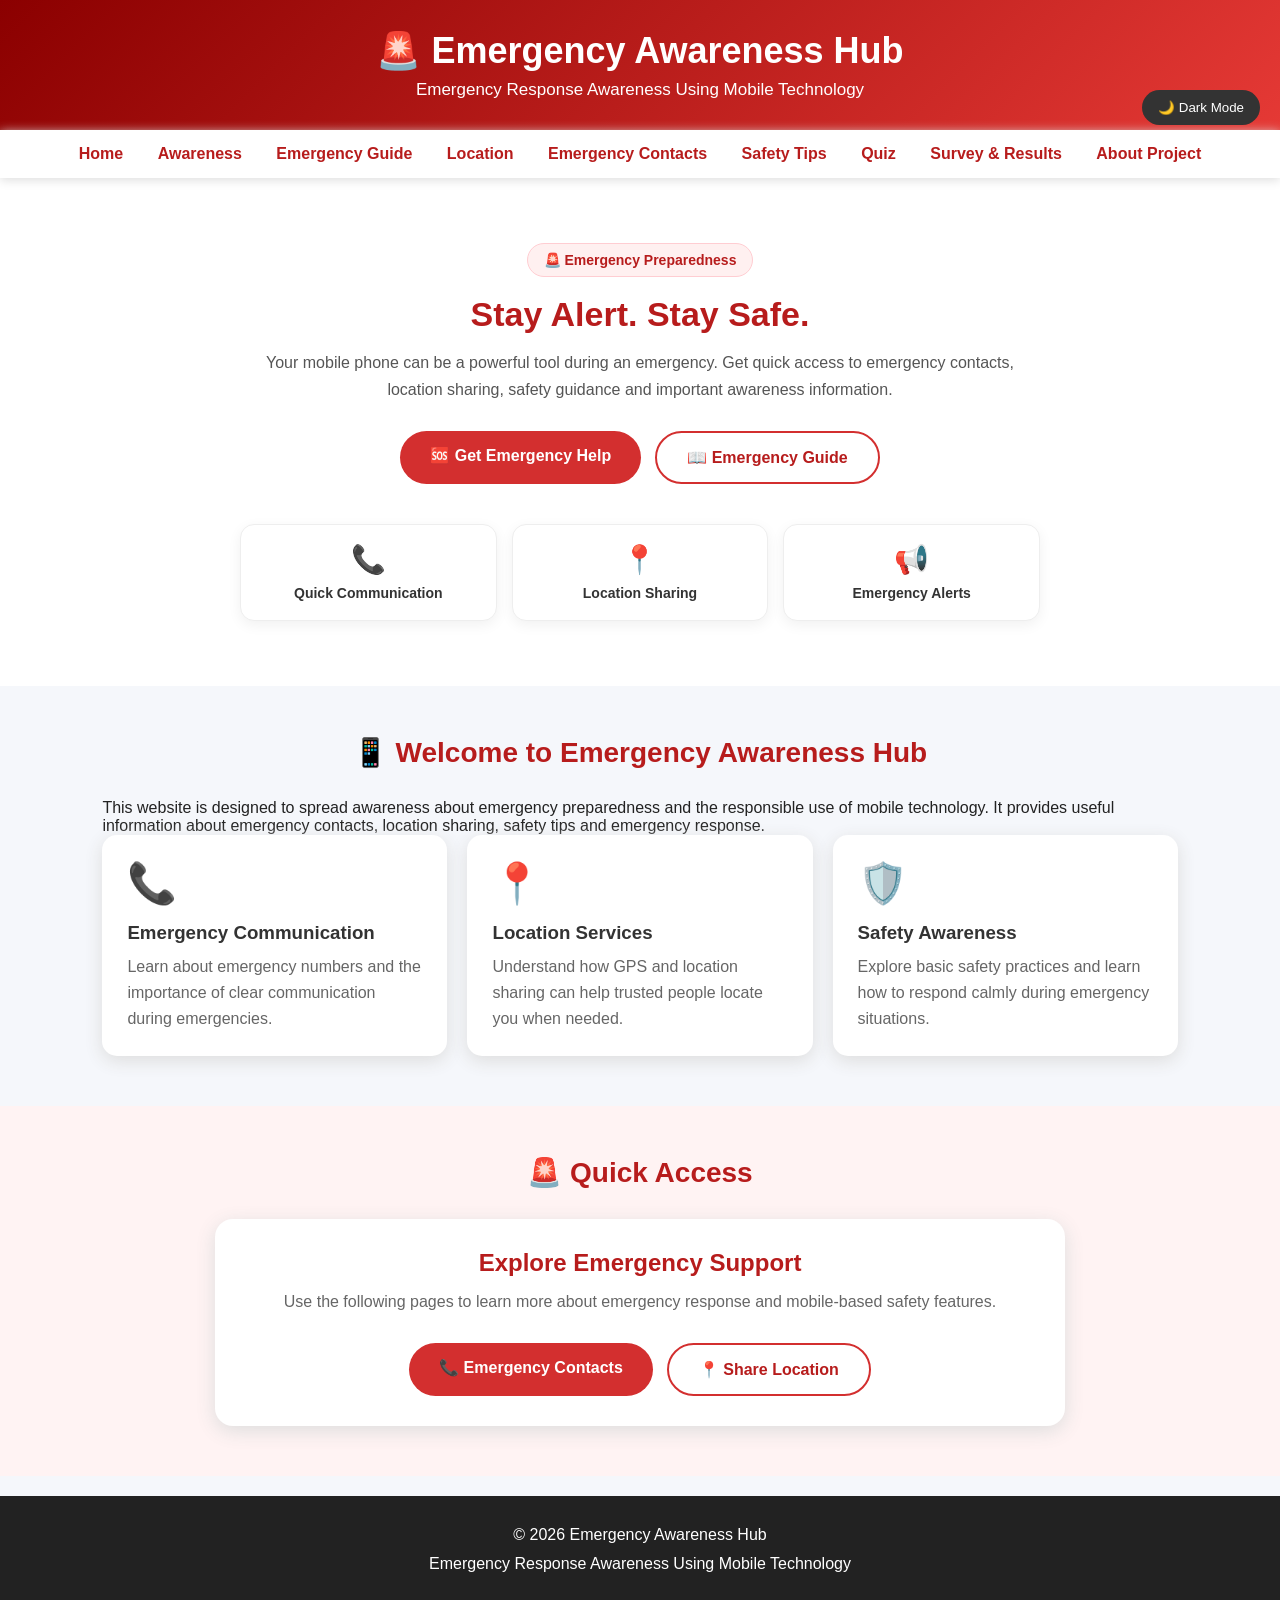
<file: index.html>
<!DOCTYPE html>
<html lang="en">

<head>
    <meta charset="UTF-8">
    <meta name="viewport" content="width=device-width, initial-scale=1.0">

    <title>Emergency Awareness Hub</title>

    <link rel="stylesheet" href="style.css">
    <!-- Google tag (gtag.js) -->
<script async src="https://www.googletagmanager.com/gtag/js?id=G-YSYCM75XGP"></script>
<script>
  window.dataLayer = window.dataLayer || [];
  function gtag(){dataLayer.push(arguments);}
  gtag('js', new Date());

  gtag('config', 'G-YSYCM75XGP');
</script>
</head>

<body>

    <header>
        <h1>🚨 Emergency Awareness Hub</h1>
        <p>Emergency Response Awareness Using Mobile Technology</p>

        <button onclick="toggleDarkMode()" class="dark-btn">
            🌙 Dark Mode
        </button>
    </header>

    <nav>
        <a href="index.html">Home</a>
        <a href="awareness.html">Awareness</a>
        <a href="guide.html">Emergency Guide</a>
        <a href="location.html">Location</a>
        <a href="contact.html">Emergency Contacts</a>
        <a href="tips.html">Safety Tips</a>
        <a href="quiz.html">Quiz</a>
        <a href="quiz.html">Survey & Results</a>
        <a href="about.html">About Project</a>
    </nav>


    <!-- HOME SECTION -->

    <section class="hero">

        <div class="hero-content">

            <div class="hero-badge">
                🚨 Emergency Preparedness
            </div>

            <h2>Stay Alert. Stay Safe.</h2>

            <p>
                Your mobile phone can be a powerful tool during an emergency.
                Get quick access to emergency contacts, location sharing,
                safety guidance and important awareness information.
            </p>

            <div class="hero-buttons">

                <a class="emergency-btn" href="contact.html">
                    🆘 Get Emergency Help
                </a>

                <a class="hero-secondary-btn" href="guide.html">
                    📖 Emergency Guide
                </a>

            </div>

            <div class="hero-features">

                <div>
                    <span>📞</span>
                    <strong>Quick Communication</strong>
                </div>

                <div>
                    <span>📍</span>
                    <strong>Location Sharing</strong>
                </div>

                <div>
                    <span>📢</span>
                    <strong>Emergency Alerts</strong>
                </div>

            </div>

        </div>

    </section>


    <!-- SHORT INTRODUCTION -->

    <section class="awareness">

        <h2 class="title">📱 Welcome to Emergency Awareness Hub</h2>

        <p>
            This website is designed to spread awareness about emergency
            preparedness and the responsible use of mobile technology.
            It provides useful information about emergency contacts,
            location sharing, safety tips and emergency response.
        </p>

        <div class="cards">

            <div class="card">
                <div class="icon">📞</div>
                <h3>Emergency Communication</h3>
                <p>
                    Learn about emergency numbers and the importance
                    of clear communication during emergencies.
                </p>
            </div>

            <div class="card">
                <div class="icon">📍</div>
                <h3>Location Services</h3>
                <p>
                    Understand how GPS and location sharing can help
                    trusted people locate you when needed.
                </p>
            </div>

            <div class="card">
                <div class="icon">🛡️</div>
                <h3>Safety Awareness</h3>
                <p>
                    Explore basic safety practices and learn how to
                    respond calmly during emergency situations.
                </p>
            </div>

        </div>

    </section>


    <!-- QUICK ACCESS -->

    <section class="help-section">

        <h2 class="title">🚨 Quick Access</h2>

        <div class="help-box">

            <h3>Explore Emergency Support</h3>

            <p>
                Use the following pages to learn more about emergency
                response and mobile-based safety features.
            </p>

            <div class="hero-buttons">

                <a class="emergency-btn" href="contact.html">
                    📞 Emergency Contacts
                </a>

                <a class="hero-secondary-btn" href="location.html">
                    📍 Share Location
                </a>

            </div>

        </div>

    </section>


    <!-- FOOTER -->

    <footer>

        <p>© 2026 Emergency Awareness Hub</p>
        <p>Emergency Response Awareness Using Mobile Technology</p>

    </footer>


    <script src="script.js"></script>

</body>

</html>
</file>
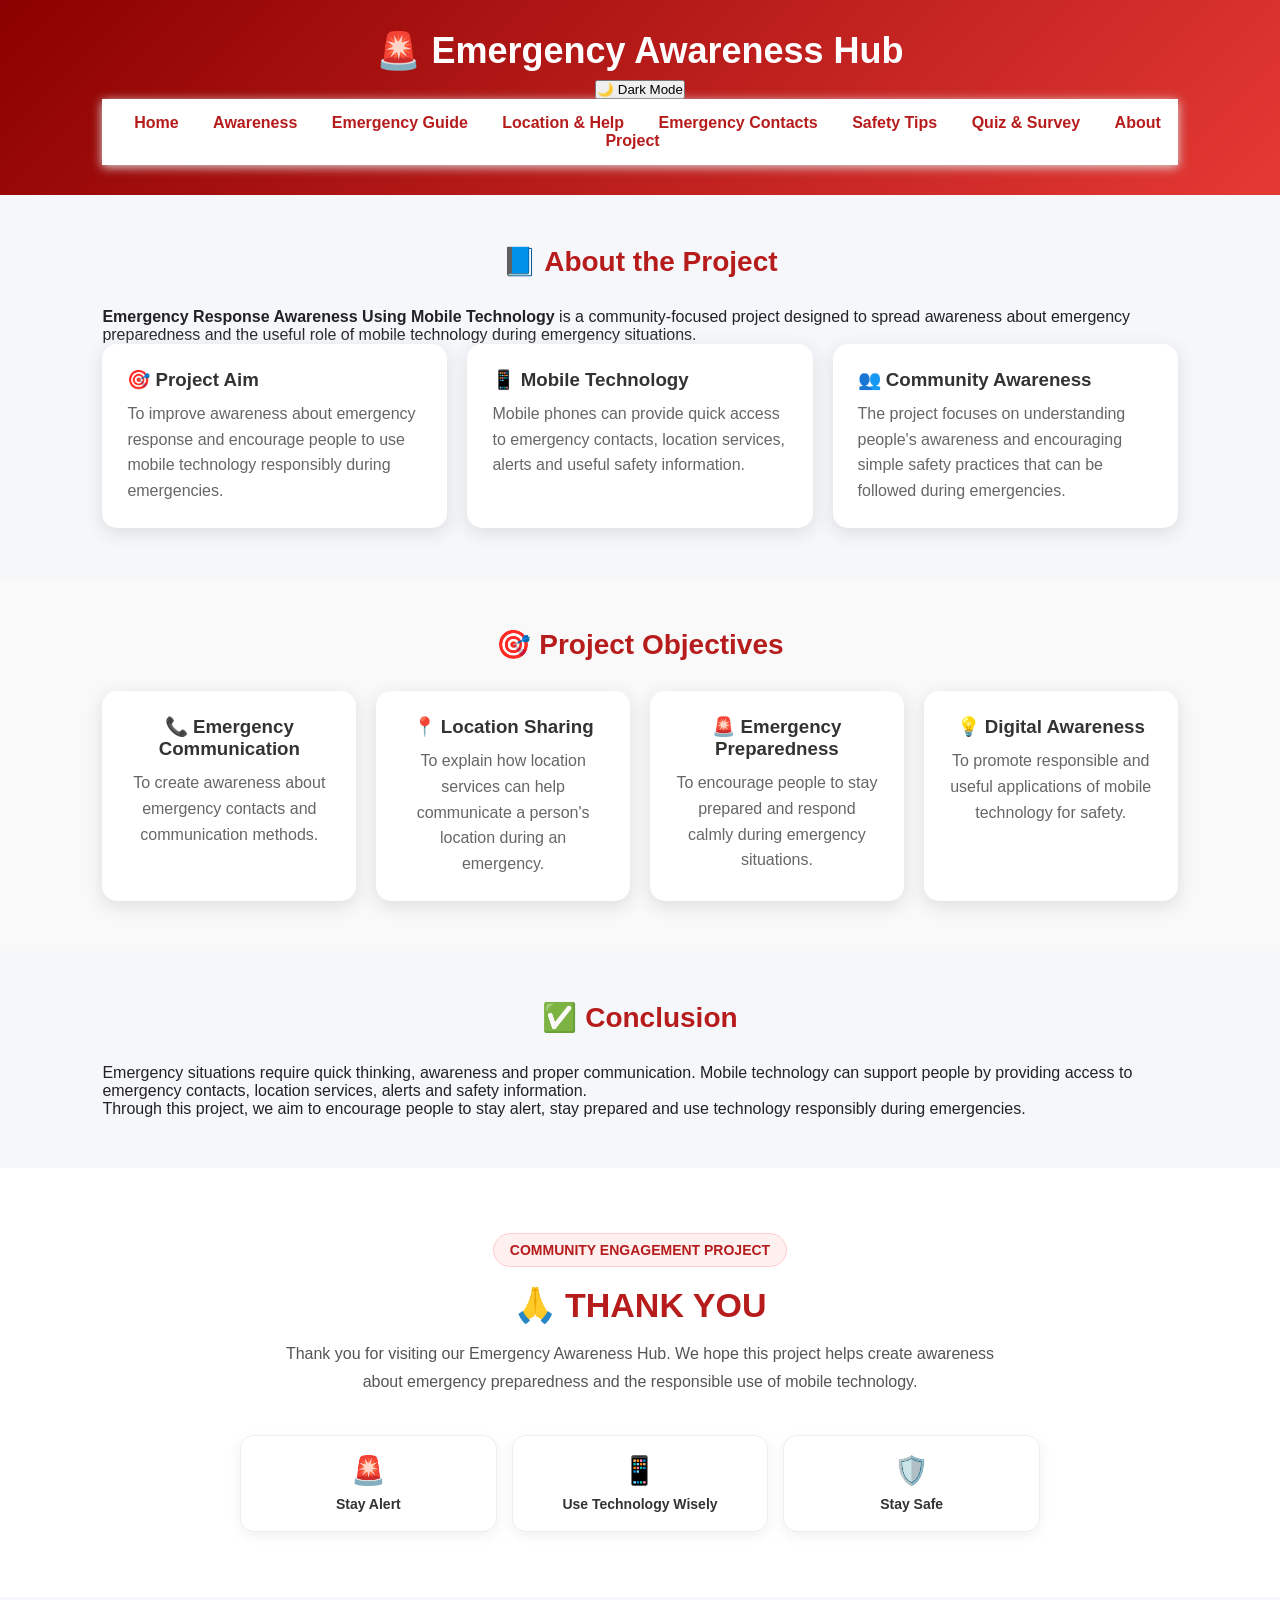
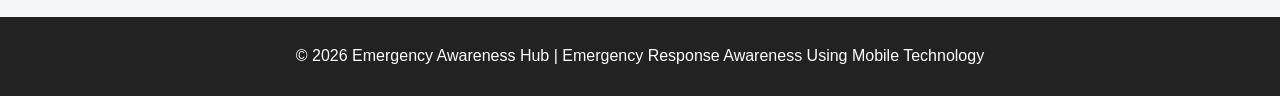
<file: about.html>
<!DOCTYPE html>
<html lang="en">

<head>
    <meta charset="UTF-8">
    <meta name="viewport" content="width=device-width, initial-scale=1.0">

    <title>About Project | Emergency Awareness Hub</title>

    <link rel="stylesheet" href="style.css">
    <!-- Google tag (gtag.js) -->
<script async src="https://www.googletagmanager.com/gtag/js?id=G-YSYCM75XGP"></script>
<script>
  window.dataLayer = window.dataLayer || [];
  function gtag(){dataLayer.push(arguments);}
  gtag('js', new Date());

  gtag('config', 'G-YSYCM75XGP');
</script>
</head>

<body>

    <header>
        <h1>🚨 Emergency Awareness Hub</h1>
<button onclick="toggleDarkMode()" class="dark-mode-btn">
    🌙 Dark Mode
</button>
        <nav>
            <a href="index.html">Home</a>
            <a href="awareness.html">Awareness</a>
            <a href="guide.html">Emergency Guide</a>
            <a href="location.html">Location & Help</a>
            <a href="contact.html">Emergency Contacts</a>
            <a href="tips.html">Safety Tips</a>
            <a href="quiz.html">Quiz & Survey</a>
            <a href="about.html">About Project</a>
        </nav>
    </header>


    <!-- ABOUT PROJECT -->

    <section class="awareness">

        <h2 class="title">📘 About the Project</h2>

        <p>
            <strong>Emergency Response Awareness Using Mobile Technology</strong>
            is a community-focused project designed to spread awareness
            about emergency preparedness and the useful role of mobile
            technology during emergency situations.
        </p>

        <div class="cards">

            <div class="card">
                <h3>🎯 Project Aim</h3>
                <p>
                    To improve awareness about emergency response and
                    encourage people to use mobile technology responsibly
                    during emergencies.
                </p>
            </div>

            <div class="card">
                <h3>📱 Mobile Technology</h3>
                <p>
                    Mobile phones can provide quick access to emergency
                    contacts, location services, alerts and useful safety
                    information.
                </p>
            </div>

            <div class="card">
                <h3>👥 Community Awareness</h3>
                <p>
                    The project focuses on understanding people's awareness
                    and encouraging simple safety practices that can be
                    followed during emergencies.
                </p>
            </div>

        </div>

    </section>


    <!-- OBJECTIVES -->

    <section class="dos-donts">

        <h2 class="title">🎯 Project Objectives</h2>

        <div class="cards">

            <div class="card">
                <h3>📞 Emergency Communication</h3>
                <p>
                    To create awareness about emergency contacts and
                    communication methods.
                </p>
            </div>

            <div class="card">
                <h3>📍 Location Sharing</h3>
                <p>
                    To explain how location services can help communicate
                    a person's location during an emergency.
                </p>
            </div>

            <div class="card">
                <h3>🚨 Emergency Preparedness</h3>
                <p>
                    To encourage people to stay prepared and respond calmly
                    during emergency situations.
                </p>
            </div>

            <div class="card">
                <h3>💡 Digital Awareness</h3>
                <p>
                    To promote responsible and useful applications of
                    mobile technology for safety.
                </p>
            </div>

        </div>

    </section>


    <!-- CONCLUSION -->

    <section class="awareness">

        <h2 class="title">✅ Conclusion</h2>

        <p>
            Emergency situations require quick thinking, awareness and
            proper communication. Mobile technology can support people by
            providing access to emergency contacts, location services,
            alerts and safety information.
        </p>

        <p>
            Through this project, we aim to encourage people to stay alert,
            stay prepared and use technology responsibly during emergencies.
        </p>

    </section>


    <!-- THANK YOU -->

    <section class="hero">

        <div class="hero-content">

            <div class="hero-badge">
                COMMUNITY ENGAGEMENT PROJECT
            </div>

            <h2>🙏 THANK YOU</h2>

            <p>
                Thank you for visiting our Emergency Awareness Hub.
                We hope this project helps create awareness about
                emergency preparedness and the responsible use of
                mobile technology.
            </p>

            <div class="hero-features">

                <div>
                    <span>🚨</span>
                    <strong>Stay Alert</strong>
                </div>

                <div>
                    <span>📱</span>
                    <strong>Use Technology Wisely</strong>
                </div>

                <div>
                    <span>🛡️</span>
                    <strong>Stay Safe</strong>
                </div>

            </div>

        </div>

    </section>


    <footer>

        <p>
            © 2026 Emergency Awareness Hub |
            Emergency Response Awareness Using Mobile Technology
        </p>

    </footer>


    <script src="script.js"></script>

</body>

</html>
</file>
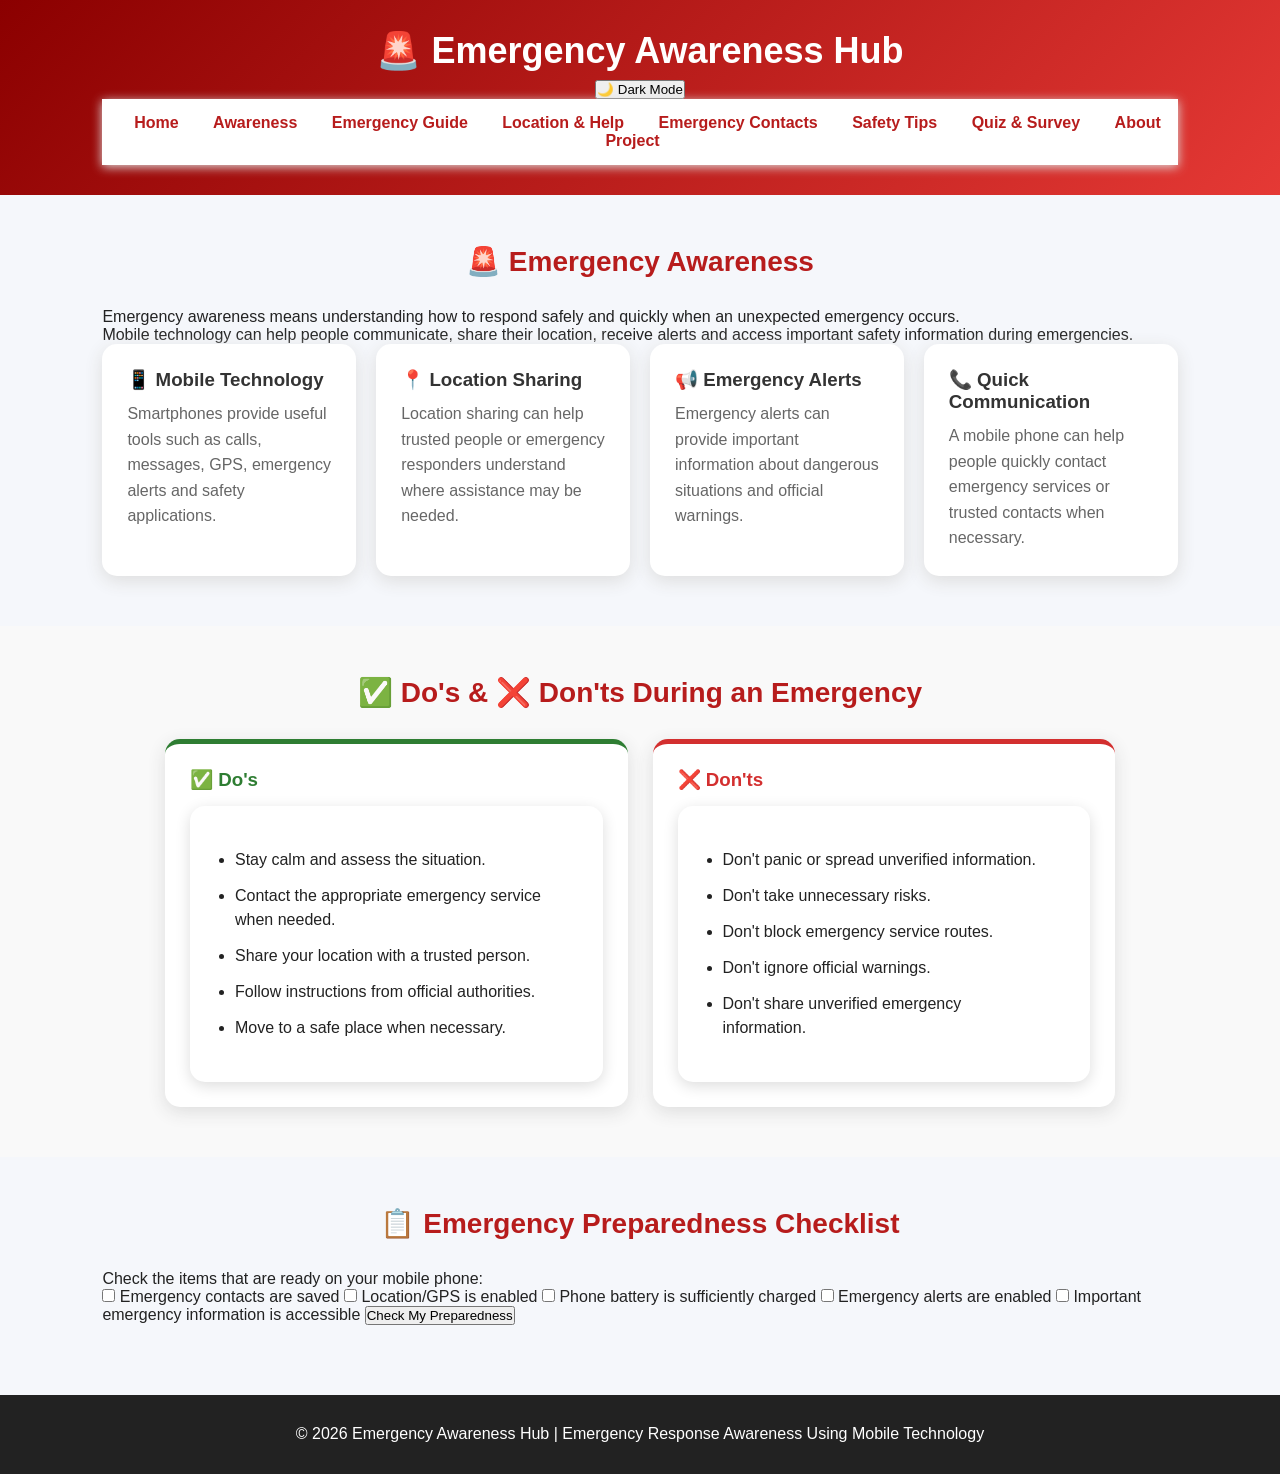
<file: awareness.html>
<!DOCTYPE html>
<html lang="en">

<head>
    <meta charset="UTF-8">
    <meta name="viewport" content="width=device-width, initial-scale=1.0">

    <title>Emergency Awareness | Emergency Awareness Hub</title>

    <link rel="stylesheet" href="style.css">
    <!-- Google tag (gtag.js) -->
<script async src="https://www.googletagmanager.com/gtag/js?id=G-YSYCM75XGP"></script>
<script>
  window.dataLayer = window.dataLayer || [];
  function gtag(){dataLayer.push(arguments);}
  gtag('js', new Date());

  gtag('config', 'G-YSYCM75XGP');
</script>
</head>

<body>

    <!-- HEADER -->

    <header>
        <h1>🚨 Emergency Awareness Hub</h1>
<button onclick="toggleDarkMode()" class="dark-mode-btn">
    🌙 Dark Mode
</button>
        <nav>
            <a href="index.html">Home</a>
            <a href="awareness.html">Awareness</a>
            <a href="guide.html">Emergency Guide</a>
            <a href="location.html">Location & Help</a>
            <a href="contacts.html">Emergency Contacts</a>
            <a href="tips.html">Safety Tips</a>
            <a href="quiz.html">Quiz & Survey</a>
            <a href="about.html">About Project</a>
        </nav>
    </header>


    <!-- AWARENESS SECTION -->

    <section class="awareness">

        <h2 class="title">🚨 Emergency Awareness</h2>

        <p>
            Emergency awareness means understanding how to respond safely
            and quickly when an unexpected emergency occurs.
        </p>

        <p>
            Mobile technology can help people communicate, share their
            location, receive alerts and access important safety information
            during emergencies.
        </p>


        <div class="cards">

            <div class="card">
                <h3>📱 Mobile Technology</h3>
                <p>
                    Smartphones provide useful tools such as calls,
                    messages, GPS, emergency alerts and safety applications.
                </p>
            </div>


            <div class="card">
                <h3>📍 Location Sharing</h3>
                <p>
                    Location sharing can help trusted people or emergency
                    responders understand where assistance may be needed.
                </p>
            </div>


            <div class="card">
                <h3>📢 Emergency Alerts</h3>
                <p>
                    Emergency alerts can provide important information
                    about dangerous situations and official warnings.
                </p>
            </div>


            <div class="card">
                <h3>📞 Quick Communication</h3>
                <p>
                    A mobile phone can help people quickly contact
                    emergency services or trusted contacts when necessary.
                </p>
            </div>

        </div>

    </section>


    <!-- EMERGENCY DO'S & DON'TS -->

    <section class="dos-donts">

        <h2 class="title">✅ Do's & ❌ Don'ts During an Emergency</h2>

        <div class="dos-donts-grid">

            <div class="dos-box">

                <h3>✅ Do's</h3>

                <ul>
                    <li>Stay calm and assess the situation.</li>
                    <li>Contact the appropriate emergency service when needed.</li>
                    <li>Share your location with a trusted person.</li>
                    <li>Follow instructions from official authorities.</li>
                    <li>Move to a safe place when necessary.</li>
                </ul>

            </div>


            <div class="dont-box">

                <h3>❌ Don'ts</h3>

                <ul>
                    <li>Don't panic or spread unverified information.</li>
                    <li>Don't take unnecessary risks.</li>
                    <li>Don't block emergency service routes.</li>
                    <li>Don't ignore official warnings.</li>
                    <li>Don't share unverified emergency information.</li>
                </ul>

            </div>

        </div>

    </section>


    <!-- EMERGENCY PREPAREDNESS CHECKLIST -->

    <section class="checklist-section">

        <h2 class="title">📋 Emergency Preparedness Checklist</h2>

        <p>
            Check the items that are ready on your mobile phone:
        </p>

        <div class="checklist-box">

            <label>
                <input type="checkbox">
                Emergency contacts are saved
            </label>

            <label>
                <input type="checkbox">
                Location/GPS is enabled
            </label>

            <label>
                <input type="checkbox">
                Phone battery is sufficiently charged
            </label>

            <label>
                <input type="checkbox">
                Emergency alerts are enabled
            </label>

            <label>
                <input type="checkbox">
                Important emergency information is accessible
            </label>

            <button onclick="checkPreparedness()">
                Check My Preparedness
            </button>

            <div id="checklistResult"></div>

        </div>

    </section>


    <!-- FOOTER -->

    <footer>

        <p>
            © 2026 Emergency Awareness Hub |
            Emergency Response Awareness Using Mobile Technology
        </p>

    </footer>


    <script src="script.js"></script>

</body>

</html>
</file>
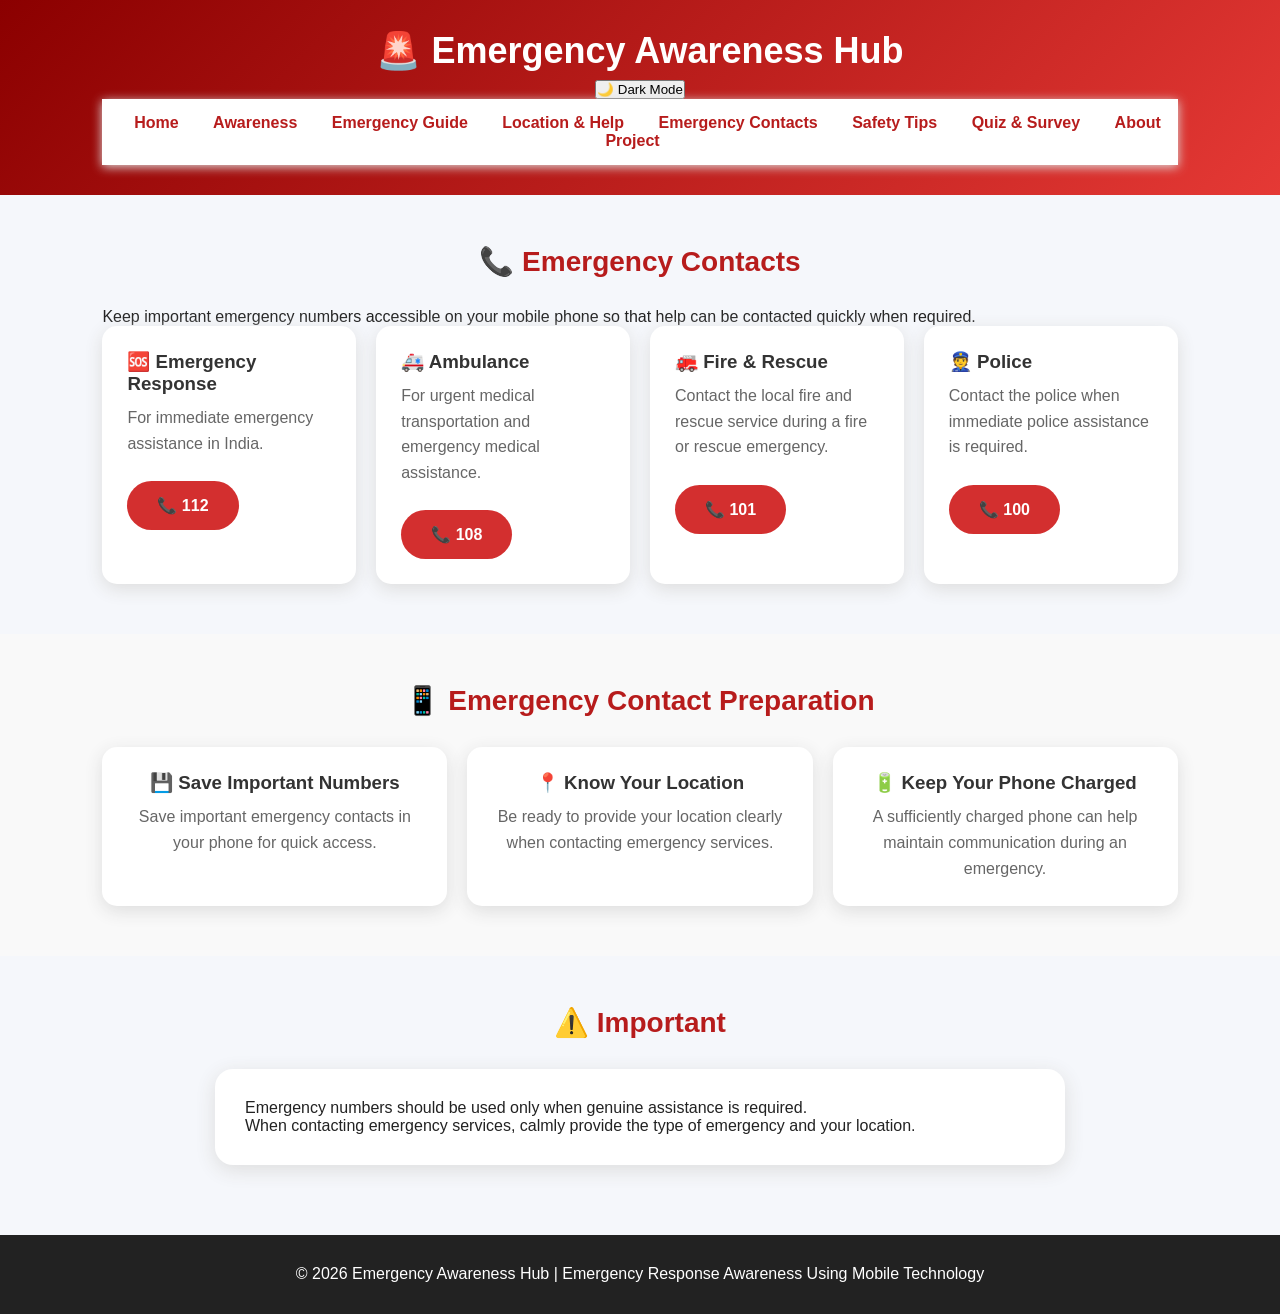
<file: contacts.html>
<!DOCTYPE html>
<html lang="en">

<head>
    <meta charset="UTF-8">
    <meta name="viewport" content="width=device-width, initial-scale=1.0">

    <title>Emergency Contacts | Emergency Awareness Hub</title>

    <link rel="stylesheet" href="style.css">
    <!-- Google tag (gtag.js) -->
<script async src="https://www.googletagmanager.com/gtag/js?id=G-YSYCM75XGP"></script>
<script>
  window.dataLayer = window.dataLayer || [];
  function gtag(){dataLayer.push(arguments);}
  gtag('js', new Date());

  gtag('config', 'G-YSYCM75XGP');
</script>
</head>

<body>

    <header>
        <h1>🚨 Emergency Awareness Hub</h1>
<button onclick="toggleDarkMode()" class="dark-mode-btn">
    🌙 Dark Mode
</button>
        <nav>
            <a href="index.html">Home</a>
            <a href="awareness.html">Awareness</a>
            <a href="guide.html">Emergency Guide</a>
            <a href="location.html">Location & Help</a>
            <a href="contacts.html">Emergency Contacts</a>
            <a href="tips.html">Safety Tips</a>
            <a href="quiz.html">Quiz & Survey</a>
            <a href="about.html">About Project</a>
        </nav>
    </header>


    <!-- EMERGENCY CONTACTS -->

    <section class="awareness">

        <h2 class="title">📞 Emergency Contacts</h2>

        <p>
            Keep important emergency numbers accessible on your mobile
            phone so that help can be contacted quickly when required.
        </p>

        <div class="cards">

            <div class="card">
                <h3>🆘 Emergency Response</h3>
                <p>
                    For immediate emergency assistance in India.
                </p>
                <a href="tel:112" class="emergency-btn">
                    📞 112
                </a>
            </div>

            <div class="card">
                <h3>🚑 Ambulance</h3>
                <p>
                    For urgent medical transportation and emergency
                    medical assistance.
                </p>
                <a href="tel:108" class="emergency-btn">
                    📞 108
                </a>
            </div>

            <div class="card">
                <h3>🚒 Fire & Rescue</h3>
                <p>
                    Contact the local fire and rescue service during
                    a fire or rescue emergency.
                </p>
                <a href="tel:101" class="emergency-btn">
                    📞 101
                </a>
            </div>

            <div class="card">
                <h3>👮 Police</h3>
                <p>
                    Contact the police when immediate police assistance
                    is required.
                </p>
                <a href="tel:100" class="emergency-btn">
                    📞 100
                </a>
            </div>

        </div>

    </section>


    <!-- CONTACT PREPARATION -->

    <section class="dos-donts">

        <h2 class="title">📱 Emergency Contact Preparation</h2>

        <div class="cards">

            <div class="card">
                <h3>💾 Save Important Numbers</h3>
                <p>
                    Save important emergency contacts in your phone
                    for quick access.
                </p>
            </div>

            <div class="card">
                <h3>📍 Know Your Location</h3>
                <p>
                    Be ready to provide your location clearly when
                    contacting emergency services.
                </p>
            </div>

            <div class="card">
                <h3>🔋 Keep Your Phone Charged</h3>
                <p>
                    A sufficiently charged phone can help maintain
                    communication during an emergency.
                </p>
            </div>

        </div>

    </section>


    <!-- IMPORTANT NOTE -->

    <section class="awareness">

        <h2 class="title">⚠️ Important</h2>

        <div class="results-box">

            <p>
                Emergency numbers should be used only when genuine
                assistance is required.
            </p>

            <p>
                When contacting emergency services, calmly provide
                the type of emergency and your location.
            </p>

        </div>

    </section>


    <footer>

        <p>
            © 2026 Emergency Awareness Hub |
            Emergency Response Awareness Using Mobile Technology
        </p>

    </footer>


    <script src="script.js"></script>

</body>

</html>
</file>
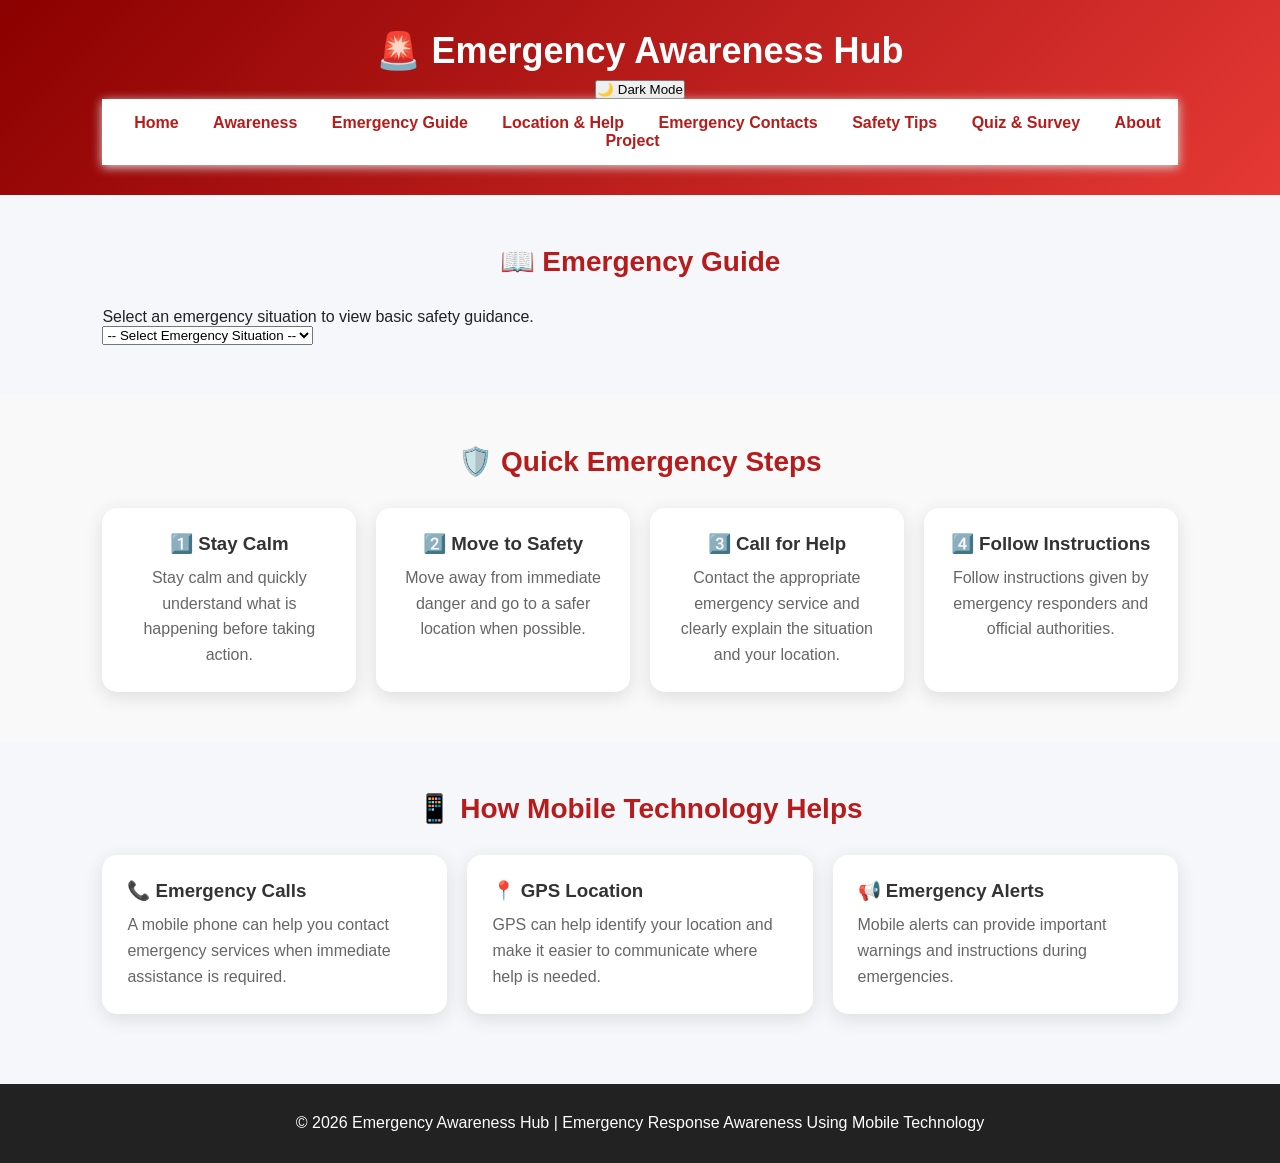
<file: guide.html>
<!DOCTYPE html>
<html lang="en">

<head>
    <meta charset="UTF-8">
    <meta name="viewport" content="width=device-width, initial-scale=1.0">

    <title>Emergency Guide | Emergency Awareness Hub</title>

    <link rel="stylesheet" href="style.css">
    <!-- Google tag (gtag.js) -->
<script async src="https://www.googletagmanager.com/gtag/js?id=G-YSYCM75XGP"></script>
<script>
  window.dataLayer = window.dataLayer || [];
  function gtag(){dataLayer.push(arguments);}
  gtag('js', new Date());

  gtag('config', 'G-YSYCM75XGP');
</script>
</head>

<body>

    <!-- HEADER -->

    <header>
        <h1>🚨 Emergency Awareness Hub</h1>
<button onclick="toggleDarkMode()" class="dark-mode-btn">
    🌙 Dark Mode
</button>
        <nav>
            <a href="index.html">Home</a>
            <a href="awareness.html">Awareness</a>
            <a href="guide.html">Emergency Guide</a>
            <a href="location.html">Location & Help</a>
            <a href="contacts.html">Emergency Contacts</a>
            <a href="tips.html">Safety Tips</a>
            <a href="quiz.html">Quiz & Survey</a>
            <a href="about.html">About Project</a>
        </nav>
    </header>


    <!-- EMERGENCY GUIDE -->

    <section class="awareness">

        <h2 class="title">📖 Emergency Guide</h2>

        <p>
            Select an emergency situation to view basic safety guidance.
        </p>

        <div class="guide-selector">

            <select id="emergencySelect" onchange="showGuide()">

                <option value="">-- Select Emergency Situation --</option>

                <option value="fire">🔥 Fire Emergency</option>

                <option value="medical">🚑 Medical Emergency</option>

                <option value="flood">🌊 Flood</option>

                <option value="earthquake">🌍 Earthquake</option>

                <option value="electrical">⚡ Electrical Emergency</option>

            </select>

        </div>


        <!-- GUIDE RESULT -->

        <div id="guideResult" class="guide-result">

            <h3 id="guideTitle"></h3>

            <p id="guideText"></p>

        </div>

    </section>


    <!-- QUICK EMERGENCY STEPS -->

    <section class="dos-donts">

        <h2 class="title">🛡️ Quick Emergency Steps</h2>

        <div class="cards">

            <div class="card">
                <h3>1️⃣ Stay Calm</h3>
                <p>
                    Stay calm and quickly understand what is happening
                    before taking action.
                </p>
            </div>

            <div class="card">
                <h3>2️⃣ Move to Safety</h3>
                <p>
                    Move away from immediate danger and go to a safer
                    location when possible.
                </p>
            </div>

            <div class="card">
                <h3>3️⃣ Call for Help</h3>
                <p>
                    Contact the appropriate emergency service and clearly
                    explain the situation and your location.
                </p>
            </div>

            <div class="card">
                <h3>4️⃣ Follow Instructions</h3>
                <p>
                    Follow instructions given by emergency responders
                    and official authorities.
                </p>
            </div>

        </div>

    </section>


    <!-- MOBILE TECHNOLOGY DURING EMERGENCY -->

    <section class="awareness">

        <h2 class="title">📱 How Mobile Technology Helps</h2>

        <div class="cards">

            <div class="card">
                <h3>📞 Emergency Calls</h3>
                <p>
                    A mobile phone can help you contact emergency services
                    when immediate assistance is required.
                </p>
            </div>

            <div class="card">
                <h3>📍 GPS Location</h3>
                <p>
                    GPS can help identify your location and make it easier
                    to communicate where help is needed.
                </p>
            </div>

            <div class="card">
                <h3>📢 Emergency Alerts</h3>
                <p>
                    Mobile alerts can provide important warnings and
                    instructions during emergencies.
                </p>
            </div>

        </div>

    </section>


    <!-- FOOTER -->

    <footer>

        <p>
            © 2026 Emergency Awareness Hub |
            Emergency Response Awareness Using Mobile Technology
        </p>

    </footer>


    <script src="script.js"></script>

</body>

</html>
</file>
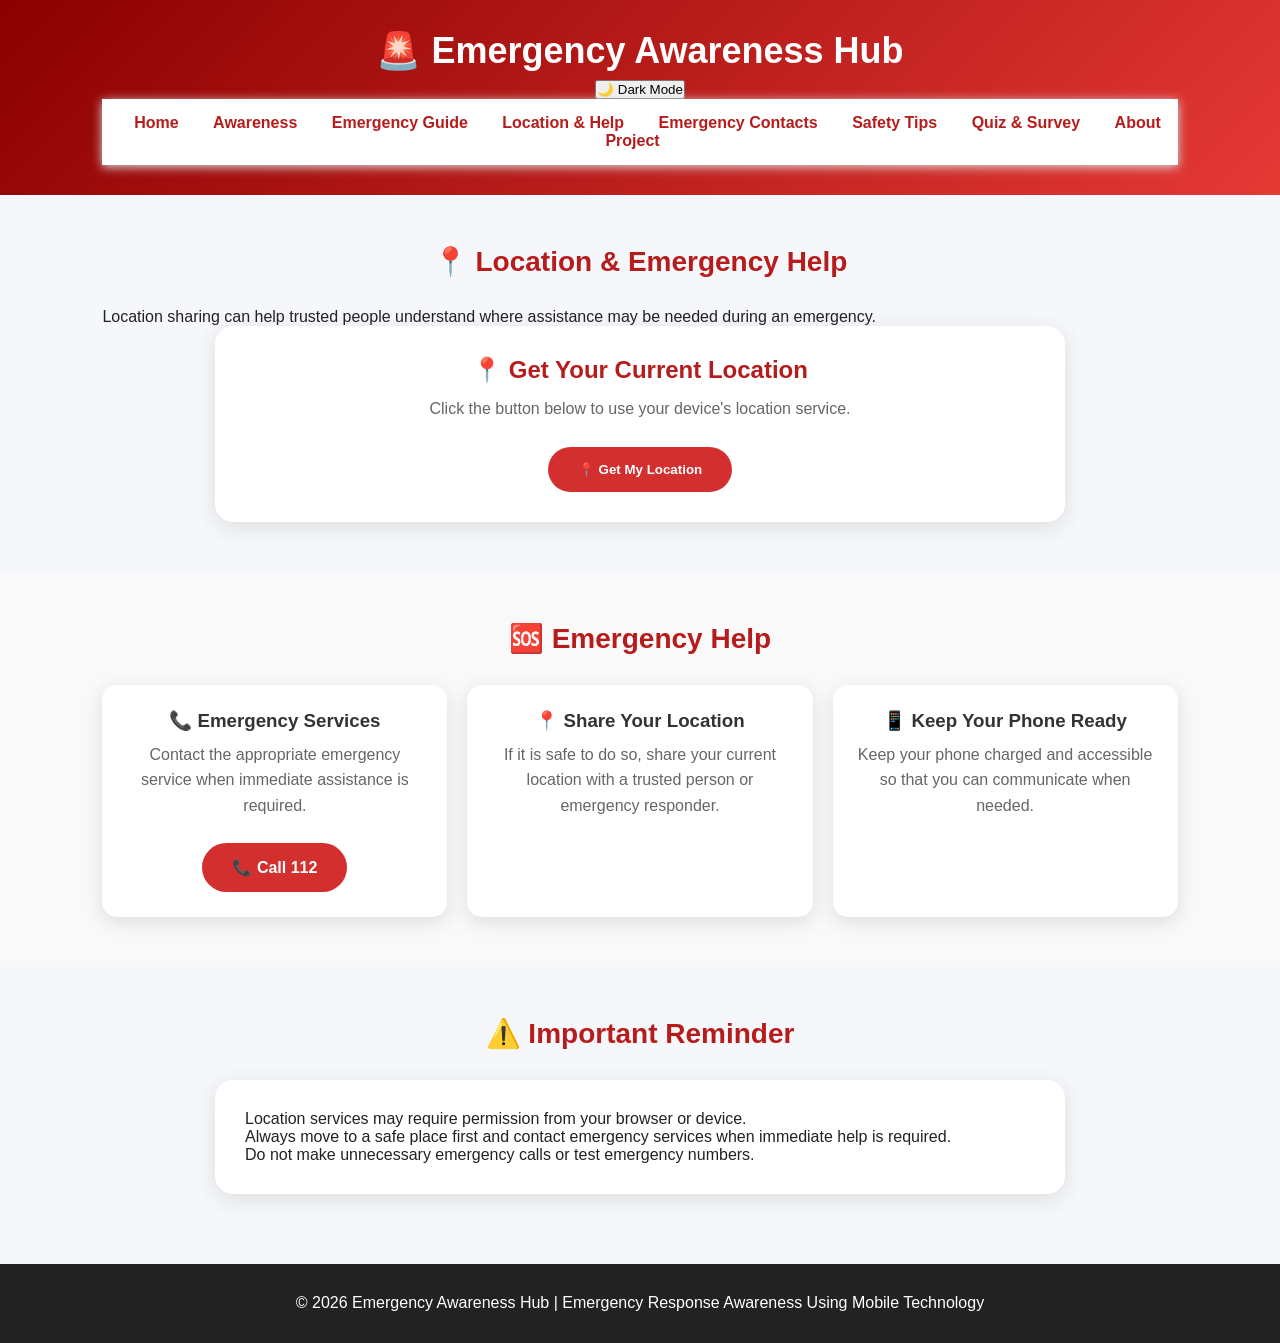
<file: location.html>
<!DOCTYPE html>
<html lang="en">

<head>
    <meta charset="UTF-8">
    <meta name="viewport" content="width=device-width, initial-scale=1.0">

    <title>Location & Help | Emergency Awareness Hub</title>

    <link rel="stylesheet" href="style.css">
    <!-- Google tag (gtag.js) -->
<script async src="https://www.googletagmanager.com/gtag/js?id=G-YSYCM75XGP"></script>
<script>
  window.dataLayer = window.dataLayer || [];
  function gtag(){dataLayer.push(arguments);}
  gtag('js', new Date());

  gtag('config', 'G-YSYCM75XGP');
</script>
</head>

<body>

    <!-- HEADER -->

    <header>
        <h1>🚨 Emergency Awareness Hub</h1>
<button onclick="toggleDarkMode()" class="dark-mode-btn">
    🌙 Dark Mode
</button>
        <nav>
            <a href="index.html">Home</a>
            <a href="awareness.html">Awareness</a>
            <a href="guide.html">Emergency Guide</a>
            <a href="location.html">Location & Help</a>
            <a href="contacts.html">Emergency Contacts</a>
            <a href="tips.html">Safety Tips</a>
            <a href="quiz.html">Quiz & Survey</a>
            <a href="about.html">About Project</a>
        </nav>
    </header>


    <!-- LOCATION & EMERGENCY HELP -->

    <section class="awareness">

        <h2 class="title">📍 Location & Emergency Help</h2>

        <p>
            Location sharing can help trusted people understand where
            assistance may be needed during an emergency.
        </p>


        <div class="location-box">

            <h3>📍 Get Your Current Location</h3>

            <p>
                Click the button below to use your device's location
                service.
            </p>

            <button onclick="getLocation()" class="emergency-btn">
                📍 Get My Location
            </button>

            <div id="locationResult">

                <p>
                    <strong>Latitude:</strong>
                    <span id="latitude"></span>
                </p>

                <p>
                    <strong>Longitude:</strong>
                    <span id="longitude"></span>
                </p>

                <a id="mapLink" target="_blank">
                    🗺️ Open Location on Map
                </a>

            </div>

        </div>

    </section>


    <!-- EMERGENCY HELP -->

    <section class="dos-donts">

        <h2 class="title">🆘 Emergency Help</h2>

        <div class="cards">

            <div class="card">
                <h3>📞 Emergency Services</h3>

                <p>
                    Contact the appropriate emergency service when
                    immediate assistance is required.
                </p>

                <a href="tel:112" class="emergency-btn">
                    📞 Call 112
                </a>
            </div>


            <div class="card">
                <h3>📍 Share Your Location</h3>

                <p>
                    If it is safe to do so, share your current location
                    with a trusted person or emergency responder.
                </p>
            </div>


            <div class="card">
                <h3>📱 Keep Your Phone Ready</h3>

                <p>
                    Keep your phone charged and accessible so that you
                    can communicate when needed.
                </p>
            </div>

        </div>

    </section>


    <!-- IMPORTANT REMINDER -->

    <section class="awareness">

        <h2 class="title">⚠️ Important Reminder</h2>

        <div class="results-box">

            <p>
                Location services may require permission from your
                browser or device.
            </p>

            <p>
                Always move to a safe place first and contact emergency
                services when immediate help is required.
            </p>

            <p>
                Do not make unnecessary emergency calls or test emergency
                numbers.
            </p>

        </div>

    </section>


    <!-- FOOTER -->

    <footer>

        <p>
            © 2026 Emergency Awareness Hub |
            Emergency Response Awareness Using Mobile Technology
        </p>

    </footer>


    <script src="script.js"></script>

</body>

</html>
</file>
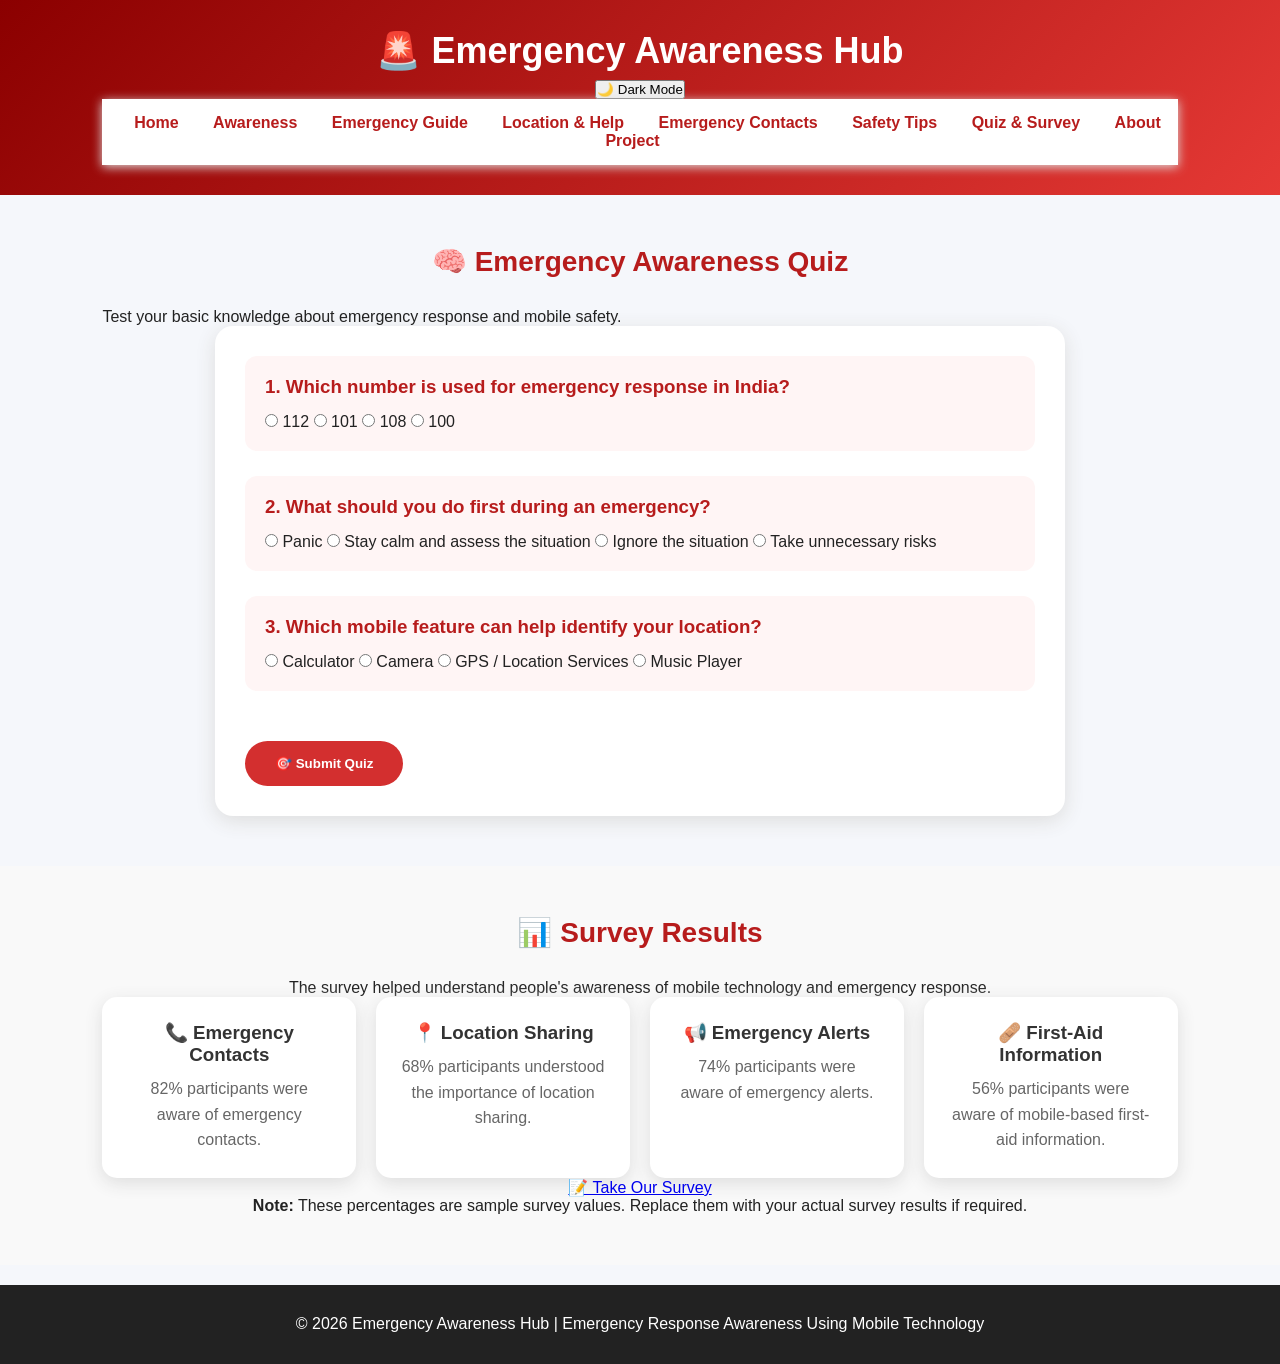
<file: quiz.html>
<!DOCTYPE html>
<html lang="en">

<head>
    <meta charset="UTF-8">
    <meta name="viewport" content="width=device-width, initial-scale=1.0">

    <title>Quiz & Survey | Emergency Awareness Hub</title>

    <link rel="stylesheet" href="style.css">
    <!-- Google tag (gtag.js) -->
<script async src="https://www.googletagmanager.com/gtag/js?id=G-YSYCM75XGP"></script>
<script>
  window.dataLayer = window.dataLayer || [];
  function gtag(){dataLayer.push(arguments);}
  gtag('js', new Date());

  gtag('config', 'G-YSYCM75XGP');
</script>
</head>

<body>

    <header>
        <h1>🚨 Emergency Awareness Hub</h1>
<button onclick="toggleDarkMode()" class="dark-mode-btn">
    🌙 Dark Mode
</button>
        <nav>
            <a href="index.html">Home</a>
            <a href="awareness.html">Awareness</a>
            <a href="guide.html">Emergency Guide</a>
            <a href="location.html">Location & Help</a>
            <a href="contact.html">Emergency Contacts</a>
            <a href="tips.html">Safety Tips</a>
            <a href="quiz.html">Quiz & Survey</a>
            <a href="about.html">About Project</a>
        </nav>
    </header>


    <section class="awareness">

        <h2 class="title">🧠 Emergency Awareness Quiz</h2>

        <p>
            Test your basic knowledge about emergency response and
            mobile safety.
        </p>

        <div class="quiz-box">

            <div class="quiz-question">
                <h3>1. Which number is used for emergency response in India?</h3>

                <label>
                    <input type="radio" name="q1" value="112">
                    112
                </label>

                <label>
                    <input type="radio" name="q1" value="101">
                    101
                </label>

                <label>
                    <input type="radio" name="q1" value="108">
                    108
                </label>

                <label>
                    <input type="radio" name="q1" value="100">
                    100
                </label>
            </div>


            <div class="quiz-question">

                <h3>2. What should you do first during an emergency?</h3>

                <label>
                    <input type="radio" name="q2" value="panic">
                    Panic
                </label>

                <label>
                    <input type="radio" name="q2" value="safe">
                    Stay calm and assess the situation
                </label>

                <label>
                    <input type="radio" name="q2" value="ignore">
                    Ignore the situation
                </label>

                <label>
                    <input type="radio" name="q2" value="run">
                    Take unnecessary risks
                </label>

            </div>


            <div class="quiz-question">

                <h3>3. Which mobile feature can help identify your location?</h3>

                <label>
                    <input type="radio" name="q3" value="water">
                    Calculator
                </label>

                <label>
                    <input type="radio" name="q3" value="camera">
                    Camera
                </label>

                <label>
                    <input type="radio" name="q3" value="gps">
                    GPS / Location Services
                </label>

                <label>
                    <input type="radio" name="q3" value="music">
                    Music Player
                </label>

            </div>


            <button onclick="checkQuiz()" class="emergency-btn">
                🎯 Submit Quiz
            </button>

            <div id="quizResult"></div>

        </div>

    </section>


    <section class="dos-donts">

        <h2 class="title">📊 Survey Results</h2>

        <p>
            The survey helped understand people's awareness of mobile
            technology and emergency response.
        </p>

        <div class="cards">

            <div class="card">
                <h3>📞 Emergency Contacts</h3>
                <p>82% participants were aware of emergency contacts.</p>
            </div>

            <div class="card">
                <h3>📍 Location Sharing</h3>
                <p>68% participants understood the importance of location sharing.</p>
            </div>

            <div class="card">
                <h3>📢 Emergency Alerts</h3>
                <p>74% participants were aware of emergency alerts.</p>
            </div>

            <div class="card">
                <h3>🩹 First-Aid Information</h3>
                <p>56% participants were aware of mobile-based first-aid information.</p>
            </div>

        </div>
<div class="survey-button">
    <a href="https://docs.google.com/forms/d/e/1FAIpQLScCku7fUe9wVrKfq4X4t67OjruXXI2e6YkzW9ncRV2w9uweUA/viewform?usp=dialog"
       target="_blank"
       class="btn">
        📝 Take Our Survey
    </a>
</div>
        <p>
            <strong>Note:</strong> These percentages are sample survey values.
            Replace them with your actual survey results if required.
        </p>

    </section>


    <footer>

        <p>
            © 2026 Emergency Awareness Hub |
            Emergency Response Awareness Using Mobile Technology
        </p>

    </footer>


    <script src="script.js"></script>

</body>

</html>
</file>
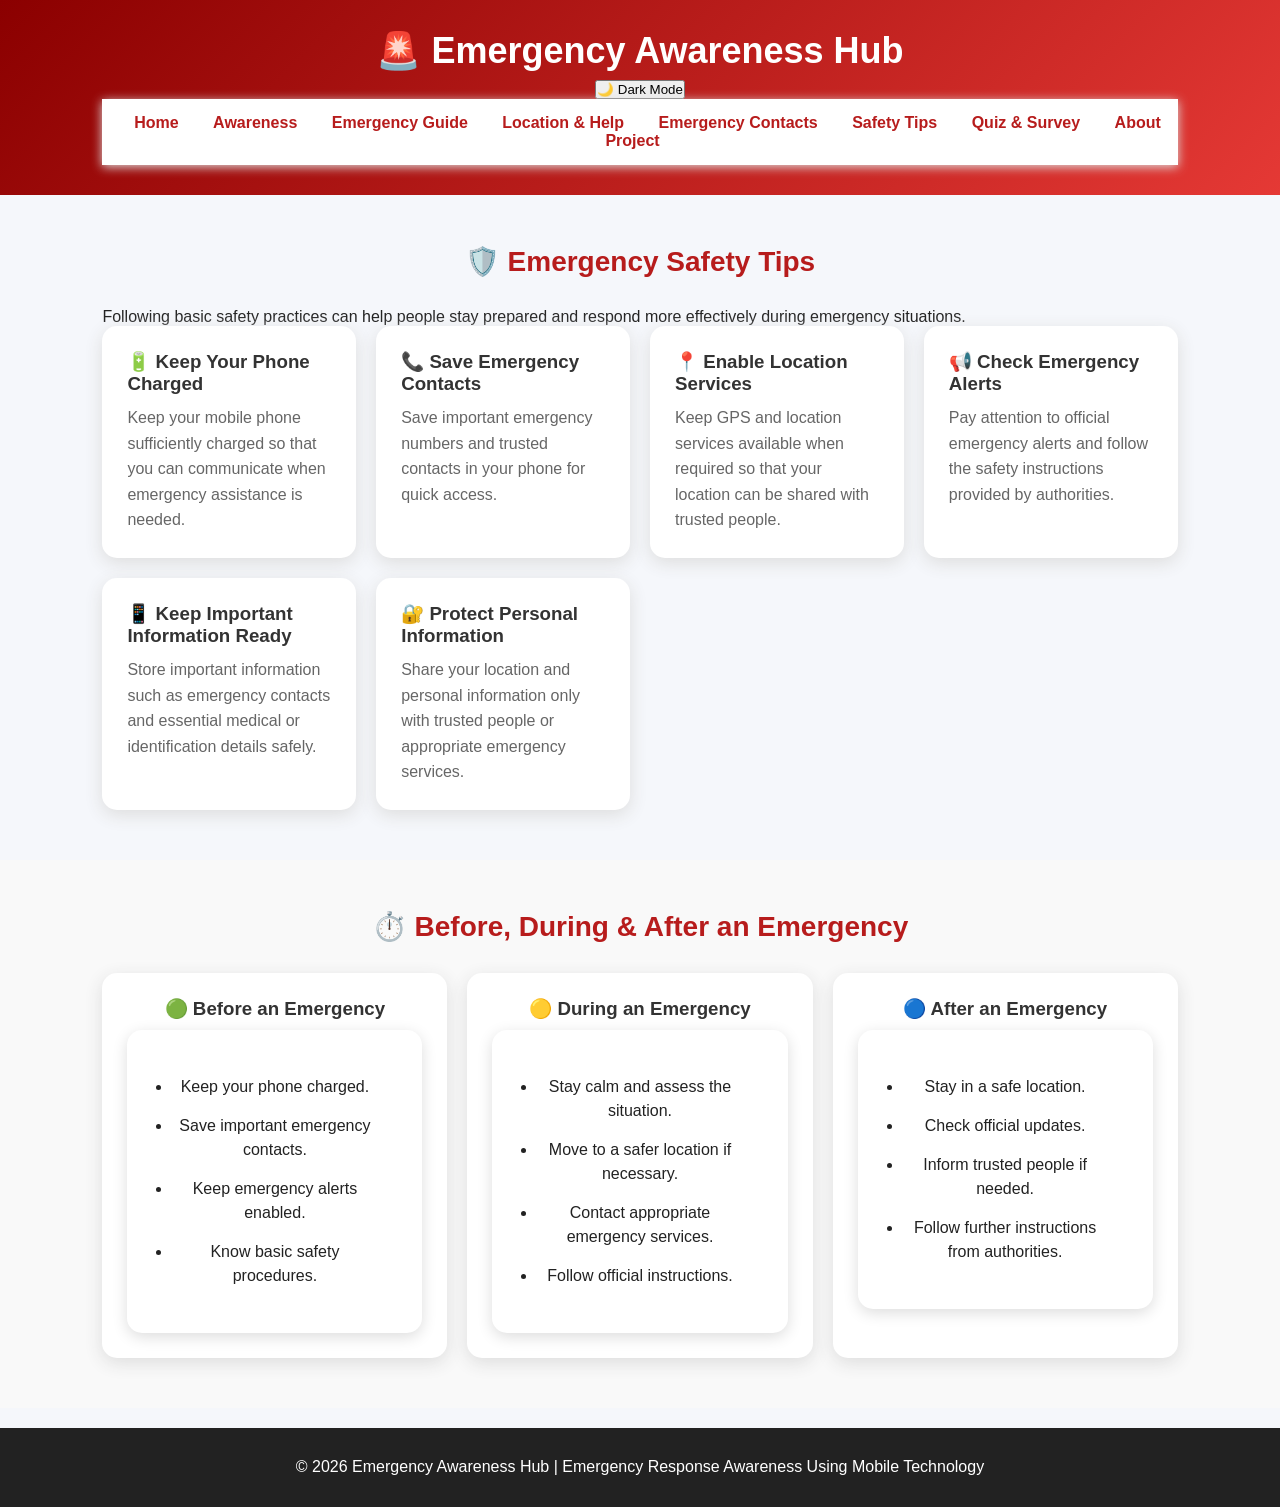
<file: tips.html>
<!DOCTYPE html>
<html lang="en">

<head>
    <meta charset="UTF-8">
    <meta name="viewport" content="width=device-width, initial-scale=1.0">

    <title>Safety Tips | Emergency Awareness Hub</title>

    <link rel="stylesheet" href="style.css">
    <!-- Google tag (gtag.js) -->
<script async src="https://www.googletagmanager.com/gtag/js?id=G-YSYCM75XGP"></script>
<script>
  window.dataLayer = window.dataLayer || [];
  function gtag(){dataLayer.push(arguments);}
  gtag('js', new Date());

  gtag('config', 'G-YSYCM75XGP');
</script>
</head>

<body>

    <header>
        <h1>🚨 Emergency Awareness Hub</h1>
<button onclick="toggleDarkMode()" class="dark-mode-btn">
    🌙 Dark Mode
</button>
        <nav>
            <a href="index.html">Home</a>
            <a href="awareness.html">Awareness</a>
            <a href="guide.html">Emergency Guide</a>
            <a href="location.html">Location & Help</a>
            <a href="contact.html">Emergency Contacts</a>
            <a href="tips.html">Safety Tips</a>
            <a href="quiz.html">Quiz & Survey</a>
            <a href="about.html">About Project</a>
        </nav>
    </header>


    <section class="awareness">

        <h2 class="title">🛡️ Emergency Safety Tips</h2>

        <p>
            Following basic safety practices can help people stay prepared
            and respond more effectively during emergency situations.
        </p>


        <div class="cards">

            <div class="card">
                <h3>🔋 Keep Your Phone Charged</h3>
                <p>
                    Keep your mobile phone sufficiently charged so that
                    you can communicate when emergency assistance is needed.
                </p>
            </div>


            <div class="card">
                <h3>📞 Save Emergency Contacts</h3>
                <p>
                    Save important emergency numbers and trusted contacts
                    in your phone for quick access.
                </p>
            </div>


            <div class="card">
                <h3>📍 Enable Location Services</h3>
                <p>
                    Keep GPS and location services available when required
                    so that your location can be shared with trusted people.
                </p>
            </div>


            <div class="card">
                <h3>📢 Check Emergency Alerts</h3>
                <p>
                    Pay attention to official emergency alerts and follow
                    the safety instructions provided by authorities.
                </p>
            </div>


            <div class="card">
                <h3>📱 Keep Important Information Ready</h3>
                <p>
                    Store important information such as emergency contacts
                    and essential medical or identification details safely.
                </p>
            </div>


            <div class="card">
                <h3>🔐 Protect Personal Information</h3>
                <p>
                    Share your location and personal information only with
                    trusted people or appropriate emergency services.
                </p>
            </div>

        </div>

    </section>


    <section class="dos-donts">

        <h2 class="title">⏱️ Before, During & After an Emergency</h2>

        <div class="cards">

            <div class="card">

                <h3>🟢 Before an Emergency</h3>

                <ul>
                    <li>Keep your phone charged.</li>
                    <li>Save important emergency contacts.</li>
                    <li>Keep emergency alerts enabled.</li>
                    <li>Know basic safety procedures.</li>
                </ul>

            </div>


            <div class="card">

                <h3>🟡 During an Emergency</h3>

                <ul>
                    <li>Stay calm and assess the situation.</li>
                    <li>Move to a safer location if necessary.</li>
                    <li>Contact appropriate emergency services.</li>
                    <li>Follow official instructions.</li>
                </ul>

            </div>


            <div class="card">

                <h3>🔵 After an Emergency</h3>

                <ul>
                    <li>Stay in a safe location.</li>
                    <li>Check official updates.</li>
                    <li>Inform trusted people if needed.</li>
                    <li>Follow further instructions from authorities.</li>
                </ul>
                </div>

    </section>

    <footer>
        <p>
            © 2026 Emergency Awareness Hub |
            Emergency Response Awareness Using Mobile Technology
        </p>
    </footer>

    <script src="script.js"></script>

</body>
</html>
</file>
<file: style.css>
* {
            margin: 0;
            padding: 0;
            box-sizing: border-box;
            font-family: Arial, sans-serif;
        }

        body {
            background: #f5f7fb;
            color: #222;
        }

        header {
            background: linear-gradient(135deg, #8b0000, #e53935);
            color: white;
            padding: 30px 8%;
            text-align: center;
        }

        header h1 {
            font-size: 36px;
            margin-bottom: 8px;
        }

        header p {
            font-size: 17px;
        }

        nav {
            background: white;
            padding: 15px;
            text-align: center;
            box-shadow: 0 2px 10px #ddd;
            position: sticky;
            top: 0;
            z-index: 10;
        }

        nav a {
            text-decoration: none;
            color: #b71c1c;
            font-weight: bold;
            margin: 0 15px;
        }

        nav a:hover {
            color: #e53935;
        }

        .hero {
            padding: 65px 8%;
            text-align: center;
            background: white;
        }

        .hero h2 {
            font-size: 34px;
            color: #b71c1c;
            margin-bottom: 15px;
        }

        .hero p {
            max-width: 750px;
            margin: auto;
            line-height: 1.7;
            color: #555;
        }
        .hero-content {
    max-width: 950px;
    margin: auto;
}

.hero-badge {
    display: inline-block;
    padding: 8px 16px;
    margin-bottom: 18px;
    background: #fff0f0;
    color: #b71c1c;
    border: 1px solid #ffcdd2;
    border-radius: 30px;
    font-size: 14px;
    font-weight: bold;
}

.hero-buttons {
    display: flex;
    justify-content: center;
    gap: 14px;
    flex-wrap: wrap;
    margin-top: 28px;
}

.hero-buttons .emergency-btn,
.hero-secondary-btn {
    margin-top: 0;
}

.hero-secondary-btn {
    display: inline-block;
    padding: 15px 30px;
    background: white;
    color: #b71c1c;
    border: 2px solid #d32f2f;
    border-radius: 30px;
    text-decoration: none;
    font-weight: bold;
    transition: 0.3s;
}

.hero-secondary-btn:hover {
    background: #d32f2f;
    color: white;
    transform: translateY(-2px);
}

.hero-features {
    display: grid;
    grid-template-columns: repeat(3, 1fr);
    gap: 15px;
    max-width: 800px;
    margin: 40px auto 0;
}

.hero-features div {
    padding: 18px;
    background: white;
    border: 1px solid #eee;
    border-radius: 14px;
    box-shadow: 0 4px 14px rgba(0,0,0,0.06);
}

.hero-features span {
    display: block;
    font-size: 28px;
    margin-bottom: 8px;
}

.hero-features strong {
    color: #333;
    font-size: 14px;
}

        .emergency-btn,
        .location-btn {
            display: inline-block;
            margin-top: 25px;
            padding: 15px 30px;
            background: #d32f2f;
            color: white;
            text-decoration: none;
            border: none;
            border-radius: 30px;
            font-weight: bold;
            cursor: pointer;
            transition: 0.3s;
        }

        .emergency-btn:hover,
        .location-btn:hover {
            background: #a50000;
            transform: scale(1.05);
        }

        section {
            padding: 50px 8%;
        }

        .title {
            text-align: center;
            margin-bottom: 30px;
            color: #b71c1c;
            font-size: 28px;
        }

        .cards {
            display: grid;
            grid-template-columns: repeat(auto-fit, minmax(220px, 1fr));
            gap: 20px;
        }

        .card {
            background: white;
            padding: 25px;
            border-radius: 15px;
            box-shadow: 0 5px 18px #ddd;
            transition: 0.3s;
        }

        .card:hover {
            transform: translateY(-7px);
            box-shadow: 0 8px 25px #ccc;
        }

        .icon {
            font-size: 40px;
            margin-bottom: 15px;
        }

        .card h3 {
            color: #333;
            margin-bottom: 10px;
        }

        .card p {
            color: #666;
            line-height: 1.6;
        }

        .help-section {
            background: #fff3f3;
        }

        .help-box,
        .location-box,
        .objective-box {
            max-width: 850px;
            margin: auto;
            background: white;
            padding: 30px;
            border-radius: 18px;
            box-shadow: 0 5px 20px #ddd;
            text-align: center;
        }

        .help-box h3,
        .location-box h3 {
            color: #b71c1c;
            font-size: 24px;
            margin-bottom: 12px;
        }

        .help-box p,
        .location-box p,
        .objective-box p {
            color: #666;
            line-height: 1.6;
        }
/* Emergency Do's & Don'ts */

.dos-donts {
    background: #f9f9f9;
    text-align: center;
}

.dos-donts-grid {
    display: grid;
    grid-template-columns: repeat(2, 1fr);
    gap: 25px;
    max-width: 950px;
    margin: auto;
}

.dos-box,
.dont-box {
    background: white;
    padding: 25px;
    border-radius: 15px;
    text-align: left;
    box-shadow: 0 5px 18px #ddd;
}

.dos-box {
    border-top: 5px solid #2e7d32;
}

.dont-box {
    border-top: 5px solid #d32f2f;
}

.dos-box h3 {
    color: #2e7d32;
    margin-bottom: 15px;
}

.dont-box h3 {
    color: #d32f2f;
    margin-bottom: 15px;
}

.dos-box li,
.dont-box li {
    margin: 12px 0;
    line-height: 1.5;
}

@media (max-width: 768px) {
    .dos-donts-grid {
        grid-template-columns: 1fr;
    }
}
        /* Location Result */
        #locationResult {
            margin-top: 20px;
            padding: 15px;
            background: #f5f7fb;
            border-radius: 10px;
            display: none;
            line-height: 1.8;
        }

        #mapLink {
            display: inline-block;
            margin-top: 10px;
            color: #b71c1c;
            font-weight: bold;
            text-decoration: none;
        }
        /* Emergency Guide */

.guide-box {
    max-width: 850px;
    margin: auto;
    background: white;
    padding: 30px;
    border-radius: 18px;
    box-shadow: 0 5px 20px #ddd;
    text-align: center;
}

.guide-select {
    width: 80%;
    max-width: 500px;
    padding: 14px;
    margin: 20px 0;
    border: 2px solid #ddd;
    border-radius: 10px;
    font-size: 16px;
}

.guide-result {
    display: none;
    margin-top: 20px;
    padding: 20px;
    background: #fff3f3;
    border-radius: 12px;
    text-align: left;
}

.guide-result h3 {
    color: #b71c1c;
    margin-bottom: 12px;
}

.guide-result p {
    line-height: 1.7;
    color: #555;
}

        .contact-card {
            text-align: center;
            background: white;
            padding: 28px;
            border-radius: 15px;
            box-shadow: 0 4px 15px #ddd;
        }

        .contact-card h3 {
            margin-bottom: 10px;
        }

        .number {
            font-size: 30px;
            font-weight: bold;
            color: #d32f2f;
            margin: 12px 0;
        }

        .call-btn {
            display: inline-block;
            margin-top: 12px;
            padding: 10px 22px;
            background: #d32f2f;
            color: white;
            text-decoration: none;
            border-radius: 25px;
            font-weight: bold;
        }

        .tips {
            background: #f5f7fb;
        }

        ul {
            max-width: 800px;
            margin: auto;
            background: white;
            padding: 30px 45px;
            border-radius: 15px;
            box-shadow: 0 4px 15px #ddd;
        }

        li {
            margin: 15px 0;
            line-height: 1.5;
        }

        footer {
            background: #222;
            color: white;
            text-align: center;
            padding: 25px;
            margin-top: 20px;
            line-height: 1.8;
        }

        @media (max-width: 600px) {

            header h1 {
                font-size: 28px;
            }

            nav a {
                margin: 0 5px;
                font-size: 13px;
            }

            .hero h2 {
                font-size: 26px;
            }

            section {
                padding: 40px 5%;
            }

            ul {
                padding: 25px 35px;
            }
        }
        /* Dark Mode */

.dark-mode {
    background: #121212;
    color: #f5f5f5;
}

.dark-mode .card,
.dark-mode .location-box,
.dark-mode .guide-box,
.dark-mode .quiz-box,
.dark-mode .results-box {
    background: #1e1e1e;
    color: #f5f5f5;
}

.dark-mode p {
    color: #ddd;
}

.dark-mode .quiz-question {
    background: #2a2a2a;
}

.dark-mode .guide-result {
    background: #2a2a2a;
}

.dark-mode .results-text {
    color: #ddd;
}

.dark-mode .progress {
    background: #444;
}
.dark-btn {
    position: fixed;
    top: 90px;
    right: 20px;
    padding: 10px 16px;
    background: #333;
    color: white;
    border: none;
    border-radius: 20px;
    cursor: pointer;
    z-index: 1000;
}
.dark-mode section {
    background: #121212;
}

.dark-mode h2,
.dark-mode h3 {
    color: #f5f5f5;
}

.dark-mode .card p,
.dark-mode .location-box p,
.dark-mode .guide-box p {
    color: #ddd;
}

.dark-mode nav {
    background: #1b1b1b;
}

.dark-mode nav a {
    color: #fff;
}
.dark-mode .hero,
.dark-mode .help-box,
.dark-mode .tips-box,
.dark-mode .objective-box,
.dark-mode .feature-box {
    background: #1e1e1e;
    color: #f5f5f5;
}

.dark-mode .hero p,
.dark-mode .help-box p,
.dark-mode .tips-box p,
.dark-mode .objective-box p,
.dark-mode .feature-box p {
    color: #ddd;
}/* Remaining boxes - Dark Mode */

.dark-mode .contact-box,
.dark-mode .emergency-contact,
.dark-mode .contact-card,
.dark-mode .safety-box,
.dark-mode .safety-tips,
.dark-mode .tips {
    background: #1e1e1e !important;
    color: #f5f5f5 !important;
}

.dark-mode .contact-box *,
.dark-mode .emergency-contact *,
.dark-mode .contact-card *,
.dark-mode .safety-box *,
.dark-mode .safety-tips *,
.dark-mode .tips * {
    color: #f5f5f5 !important;
}
.dark-mode .tips ul,
.dark-mode .tips ol,
.dark-mode .safety-tips ul,
.dark-mode .safety-tips ol {
    background: #1e1e1e !important;
    color: #f5f5f5 !important;
    border-color: #444 !important;
}

.dark-mode .tips li,
.dark-mode .safety-tips li {
    color: #f5f5f5 !important;
}
/* Thank You Section */

#thankyou {
    padding: 60px 20px;
    text-align: center;
}

.thankyou-box {
    max-width: 850px;
    margin: auto;
    padding: 45px 30px;
    background: white;
    border-radius: 20px;
    box-shadow: 0 5px 20px #ddd;
}

.thankyou-box h1 {
    color: #d32f2f;
    font-size: 42px;
    margin-bottom: 15px;
}

.thankyou-box h2 {
    margin-bottom: 20px;
}

.thankyou-box p {
    line-height: 1.7;
    color: #555;
    margin: 12px 0;
}

/* Dark Mode */

.dark-mode .thankyou-box {
    background: #1e1e1e !important;
    color: #f5f5f5;
}

.dark-mode .thankyou-box p,
.dark-mode .thankyou-box h2 {
    color: #f5f5f5;
}
/* Professional Emergency Contact Cards */

.contact-card {
    position: relative;
    overflow: hidden;
    border-top: 5px solid #d32f2f;
    transition: 0.3s ease;
}

.contact-card:hover {
    transform: translateY(-8px);
    box-shadow: 0 10px 25px #ccc;
}

.contact-card h3 {
    color: #333;
    font-size: 19px;
}

.contact-card p {
    color: #666;
    line-height: 1.5;
    margin-bottom: 8px;
}

.number {
    font-size: 34px;
    letter-spacing: 1px;
}

.call-btn {
    transition: 0.3s ease;
}

.call-btn:hover {
    background: #a50000;
    transform: scale(1.05);
}

/* Dark Mode */
.dark-mode .contact-card h3,
.dark-mode .contact-card p {
    color: #f5f5f5 !important;
}
/* Awareness Quiz */

.quiz-box {
    max-width: 850px;
    margin: auto;
    background: white;
    padding: 30px;
    border-radius: 18px;
    box-shadow: 0 5px 20px #ddd;
}

.quiz-question {
    margin-bottom: 25px;
    padding: 20px;
    background: #fff5f5;
    border-radius: 12px;
}

.quiz-question h3 {
    color: #b71c1c;
    margin-bottom: 15px;
}

.quiz-option {
    display: block;
    margin: 10px 0;
    padding: 10px;
    cursor: pointer;
}

.quiz-btn {
    display: block;
    margin: 25px auto 0;
    padding: 12px 25px;
    background: #d32f2f;
    color: white;
    border: none;
    border-radius: 8px;
    font-size: 16px;
    cursor: pointer;
}

.quiz-btn:hover {
    background: #a50000;
    transform: scale(1.03);
}

.quiz-result {
    display: none;
    margin-top: 20px;
    padding: 18px;
    text-align: center;
    background: #f1f8e9;
    border-radius: 10px;
    font-size: 18px;
    font-weight: bold;
}
/* Survey & Results */

.results-box {
    max-width: 850px;
    margin: auto;
    background: white;
    padding: 30px;
    border-radius: 18px;
    box-shadow: 0 5px 20px #ddd;
}

.result-item {
    margin: 22px 0;
}

.result-label {
    display: flex;
    justify-content: space-between;
    margin-bottom: 8px;
    font-weight: bold;
}

.progress {
    width: 100%;
    height: 14px;
    background: #eee;
    border-radius: 10px;
    overflow: hidden;
}

.progress-bar {
    height: 100%;
    background: #d32f2f;
    border-radius: 10px;
}

.results-text {
    margin-top: 25px;
    line-height: 1.7;
    color: #555;
}
/* Mobile Responsive Design */

@media (max-width: 768px) {

    nav {
        display: flex;
        flex-wrap: wrap;
        justify-content: center;
        padding: 10px;
    }

    nav a {
        font-size: 13px;
        padding: 8px 10px;
    }

    section {
        padding: 40px 15px;
    }

    .title {
        font-size: 25px;
    }

    .cards {
        grid-template-columns: 1fr;
        gap: 18px;
    }

    .card,
    .contact-card,
    .location-box,
    .guide-box,
    .quiz-box,
    .results-box,
    .thankyou-box {
        width: 100%;
        box-sizing: border-box;
        padding: 22px;
    }

    .guide-select {
        width: 100%;
        box-sizing: border-box;
    }

    .number {
        font-size: 30px;
    }

    .dark-btn {
        top: auto;
        bottom: 20px;
        right: 15px;
    }

    .thankyou-box h1 {
        font-size: 34px;
    }

    .thankyou-box h2 {
        font-size: 20px;
    }
}
.quiz-box {
    max-width: 850px;
    margin: auto;
    background: white;
    padding: 30px;
    border-radius: 18px;
    box-shadow: 0 5px 20px #ddd;
}

.quiz-question {
    margin-bottom: 25px;
    padding: 20px;
    background: #fff5f5;
    border-radius: 12px;
}

.quiz-question h3 {
    color: #b71c1c;
    margin-bottom: 15px;
}

.quiz-option {
    display: block;
    margin: 10px 0;
    padding: 10px;
    cursor: pointer;
}

.quiz-btn {
    display: block;
    margin: 25px auto 0;
    padding: 12px 25px;
    background: #d32f2f;
    color: white;
    border: none;
    border-radius: 8px;
    font-size: 16px;
    cursor: pointer;
}

.quiz-btn:hover {
    background: #a50000;
    transform: scale(1.03);
}

.quiz-result {
    display: none;
    margin-top: 20px;
    padding: 18px;
    text-align: center;
    background: #f1f8e9;
    border-radius: 10px;
    font-size: 18px;
    font-weight: bold;
}
/* Dark mode improvement */
body.dark-mode {
    background-color: #121212;
    color: #f5f5f5;
}

body.dark-mode header,
body.dark-mode footer {
    background-color: #1e1e1e;
    color: #ffffff;
}

body.dark-mode .card,
body.dark-mode .quiz-box,
body.dark-mode .quiz-question {
    background-color: #242424;
    color: #ffffff;
}

body.dark-mode .card h3,
body.dark-mode .card p,
body.dark-mode .card li,
body.dark-mode .quiz-question h3,
body.dark-mode label {
    color: #ffffff;
}

body.dark-mode nav a {
    color: #ffffff;
}
/* Fix dark mode for Before, During & After cards */

body.dark-mode .dos-donts {
    background-color: #121212 !important;
    color: #ffffff !important;
}

body.dark-mode .dos-donts .card {
    background-color: #242424 !important;
    color: #ffffff !important;
    border-color: #444444 !important;
}

body.dark-mode .dos-donts .card h3,
body.dark-mode .dos-donts .card p,
body.dark-mode .dos-donts .card li {
    color: #ffffff !important;
}
body.dark-mode .cards .card {
    background: #242424 !important;
    color: white !important;
    border: 1px solid #555 !important;
    box-shadow: none !important;
}

body.dark-mode .cards .card h3,
body.dark-mode .cards .card p,
body.dark-mode .cards .card li {
    color: white !important;
}
body.dark-mode section.dos-donts .cards > div.card {
    background-color: #242424 !important;
    background: #242424 !important;
    color: #ffffff !important;
    box-shadow: none !important;
}

body.dark-mode section.dos-donts .cards > div.card * {
    color: #ffffff !important;
}
/* DARK MODE CARD FIX */

body.dark-mode .card {
    background-color: #242424 !important;
    color: #ffffff !important;
    box-shadow: none !important;
}

body.dark-mode .card h3,
body.dark-mode .card p,
body.dark-mode .card li {
    color: #ffffff !important;
}
/* Dark Mode for All Pages */

body.dark-mode {
    background: #121212;
    color: #f5f5f5;
}

body.dark-mode header,
body.dark-mode footer {
    background: #1b1b1b;
    color: #ffffff;
}

body.dark-mode .card,
body.dark-mode .quiz-box,
body.dark-mode .quiz-question,
body.dark-mode .checklist-box {
    background: #242424;
    color: #f5f5f5;
}

body.dark-mode .card h3,
body.dark-mode .title,
body.dark-mode p,
body.dark-mode li,
body.dark-mode label {
    color: #f5f5f5;
}

body.dark-mode a {
    color: #90caf9;
}

body.dark-mode .dos-donts {
    background: #181818;
}

body.dark-mode input,
body.dark-mode select,
body.dark-mode textarea {
    background: #333333;
    color: white;
    border: 1px solid #777777;
}
/* Dark Mode Card Fix */

body.dark-mode .card {
    background: #1e1e2f;
    color: white;
}

body.dark-mode .card h3 {
    color: white;
}

body.dark-mode .card p,
body.dark-mode .card li {
    color: #dddddd;
}

body.dark-mode .awareness,
body.dark-mode .dos-donts {
    color: white;
}

body.dark-mode .title {
    color: white;
}
/* Final Dark Mode Fix for Safety Tips */

body.dark-mode .dos-donts .card {
    background-color: #1e1e1e !important;
    color: #ffffff !important;
}

body.dark-mode .dos-donts .card ul {
    background-color: #1e1e1e !important;
    color: #ffffff !important;
    box-shadow: none !important;
}

body.dark-mode .dos-donts .card h3,
body.dark-mode .dos-donts .card li {
    color: #ffffff !important;
}
</file>
